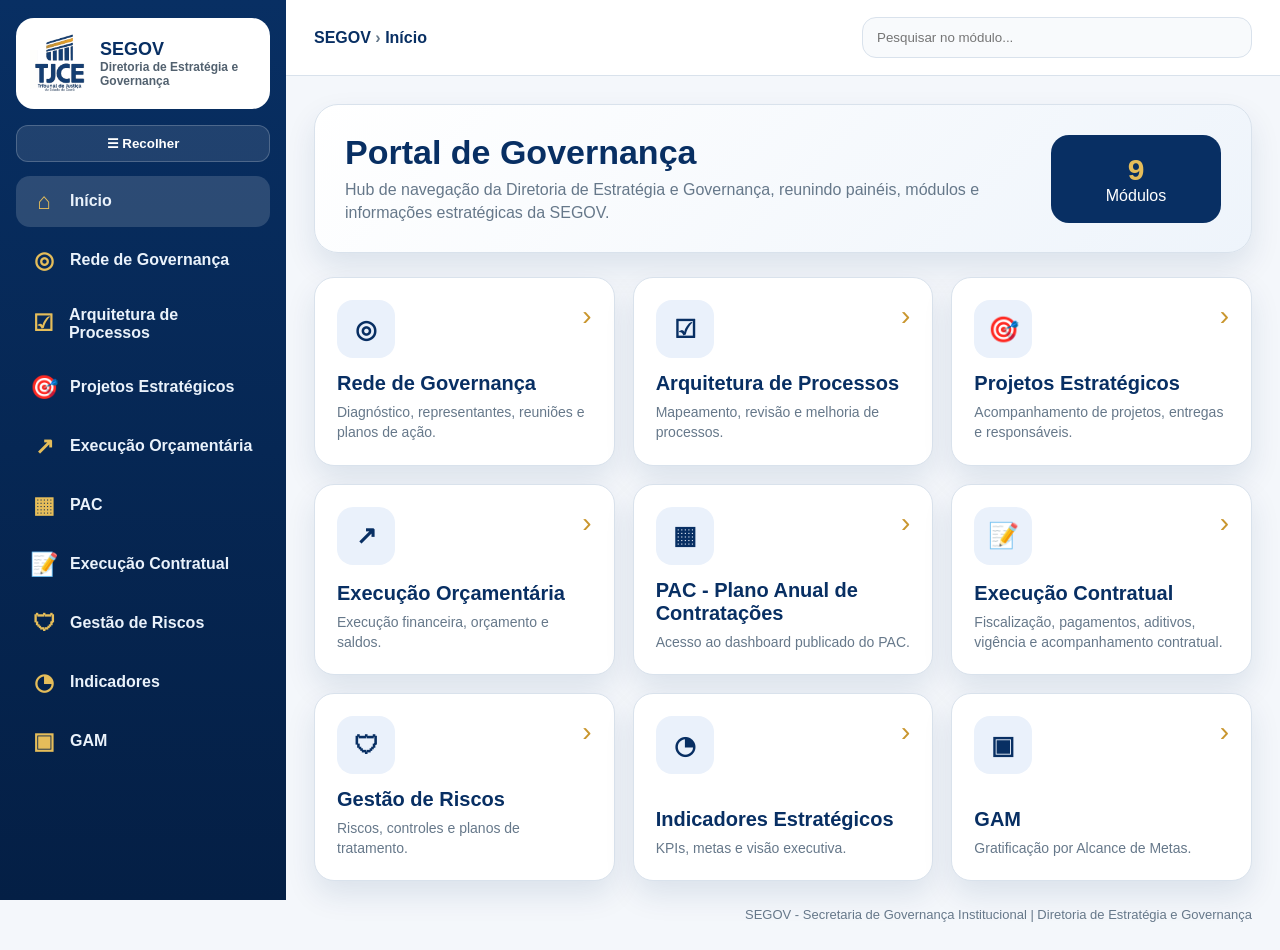
<file: index.html>
<!DOCTYPE html><html lang="pt-BR"><head><meta charset="UTF-8"><meta name="viewport" content="width=device-width, initial-scale=1.0"><title>SEGOV - Portal de Governança</title><link rel="stylesheet" href="estilo.css"></head><body><div class="app"><aside class="sidebar"><div class="sidebar-header"><img src="imagem/logo-tjce.png" alt="Logo TJCE"><div class="sidebar-title"><strong>SEGOV</strong><span>Diretoria de Estratégia e Governança</span></div></div><button class="toggle" onclick="toggleSidebar()">☰ Recolher</button><nav class="nav"><a href="index.html" class="active" ><span class="ico">⌂</span><span>Início</span></a><a href="rede.html" class="" ><span class="ico">◎</span><span>Rede de Governança</span></a><a href="processos.html" class="" ><span class="ico">☑</span><span>Arquitetura de Processos</span></a><a href="projetos.html" class="" ><span class="ico">🎯</span><span>Projetos Estratégicos</span></a><a href="orcamento.html" class="" ><span class="ico">↗</span><span>Execução Orçamentária</span></a><a href="https://luissena35-bit.github.io/acompanhamento_PAC_SEGOV/" class="" target="_blank" rel="noopener noreferrer"><span class="ico">▦</span><span>PAC</span></a><a href="contratos.html" class="" ><span class="ico">📝</span><span>Execução Contratual</span></a><a href="riscos.html" class="" ><span class="ico">🛡</span><span>Gestão de Riscos</span></a><a href="indicadores.html" class="" ><span class="ico">◔</span><span>Indicadores</span></a><a href="gam.html" class="" ><span class="ico">▣</span><span>GAM</span></a></nav></aside><main class="main"><header class="topbar"><div class="breadcrumb">SEGOV <span>›</span> Início</div><div class="search"><input id="globalSearch" oninput="filterCards()" placeholder="Pesquisar no módulo..."></div></header><section class="content"><section class="hero"><div><h1>Portal de Governança</h1><p>Hub de navegação da Diretoria de Estratégia e Governança, reunindo painéis, módulos e informações estratégicas da SEGOV.</p></div><div class="hero-badge"><strong>9</strong><span>Módulos</span></div></section><section class="cards"><a class="card" data-search="rede governança diagnóstico reuniões" href="rede.html" ><div class="card-top"><div class="iconbox">◎</div><div class="arrow">›</div></div><div><h3>Rede de Governança</h3><p>Diagnóstico, representantes, reuniões e planos de ação.</p></div></a><a class="card" data-search="arquitetura processos mapeamento fluxos" href="processos.html" ><div class="card-top"><div class="iconbox">☑</div><div class="arrow">›</div></div><div><h3>Arquitetura de Processos</h3><p>Mapeamento, revisão e melhoria de processos.</p></div></a><a class="card" data-search="projetos estratégicos entregas cronogramas" href="projetos.html" ><div class="card-top"><div class="iconbox">🎯</div><div class="arrow">›</div></div><div><h3>Projetos Estratégicos</h3><p>Acompanhamento de projetos, entregas e responsáveis.</p></div></a><a class="card" data-search="execução orçamentária orçamento financeiro" href="orcamento.html" ><div class="card-top"><div class="iconbox">↗</div><div class="arrow">›</div></div><div><h3>Execução Orçamentária</h3><p>Execução financeira, orçamento e saldos.</p></div></a><a class="card" data-search="pac plano anual contratações" href="https://luissena35-bit.github.io/acompanhamento_PAC_SEGOV/" target="_blank" rel="noopener noreferrer"><div class="card-top"><div class="iconbox">▦</div><div class="arrow">›</div></div><div><h3>PAC - Plano Anual de Contratações</h3><p>Acesso ao dashboard publicado do PAC.</p></div></a><a class="card" data-search="execução contratual fiscalização contratos aditivos pagamentos serval mvr portifólio módulo" href="contratos.html" ><div class="card-top"><div class="iconbox">📝</div><div class="arrow">›</div></div><div><h3>Execução Contratual</h3><p>Fiscalização, pagamentos, aditivos, vigência e acompanhamento contratual.</p></div></a><a class="card" data-search="riscos controles gestão matriz" href="riscos.html" ><div class="card-top"><div class="iconbox">🛡</div><div class="arrow">›</div></div><div><h3>Gestão de Riscos</h3><p>Riscos, controles e planos de tratamento.</p></div></a><a class="card" data-search="indicadores estratégicos kpi metas" href="indicadores.html" ><div class="card-top"><div class="iconbox">◔</div><div class="arrow">›</div></div><div><h3>Indicadores Estratégicos</h3><p>KPIs, metas e visão executiva.</p></div></a><a class="card" data-search="gam gratificação alcance metas" href="gam.html" ><div class="card-top"><div class="iconbox">▣</div><div class="arrow">›</div></div><div><h3>GAM</h3><p>Gratificação por Alcance de Metas.</p></div></a></section><div class="footer">SEGOV - Secretaria de Governança Institucional | Diretoria de Estratégia e Governança</div></section></main></div><script src="app.js"></script></body></html>
</file>
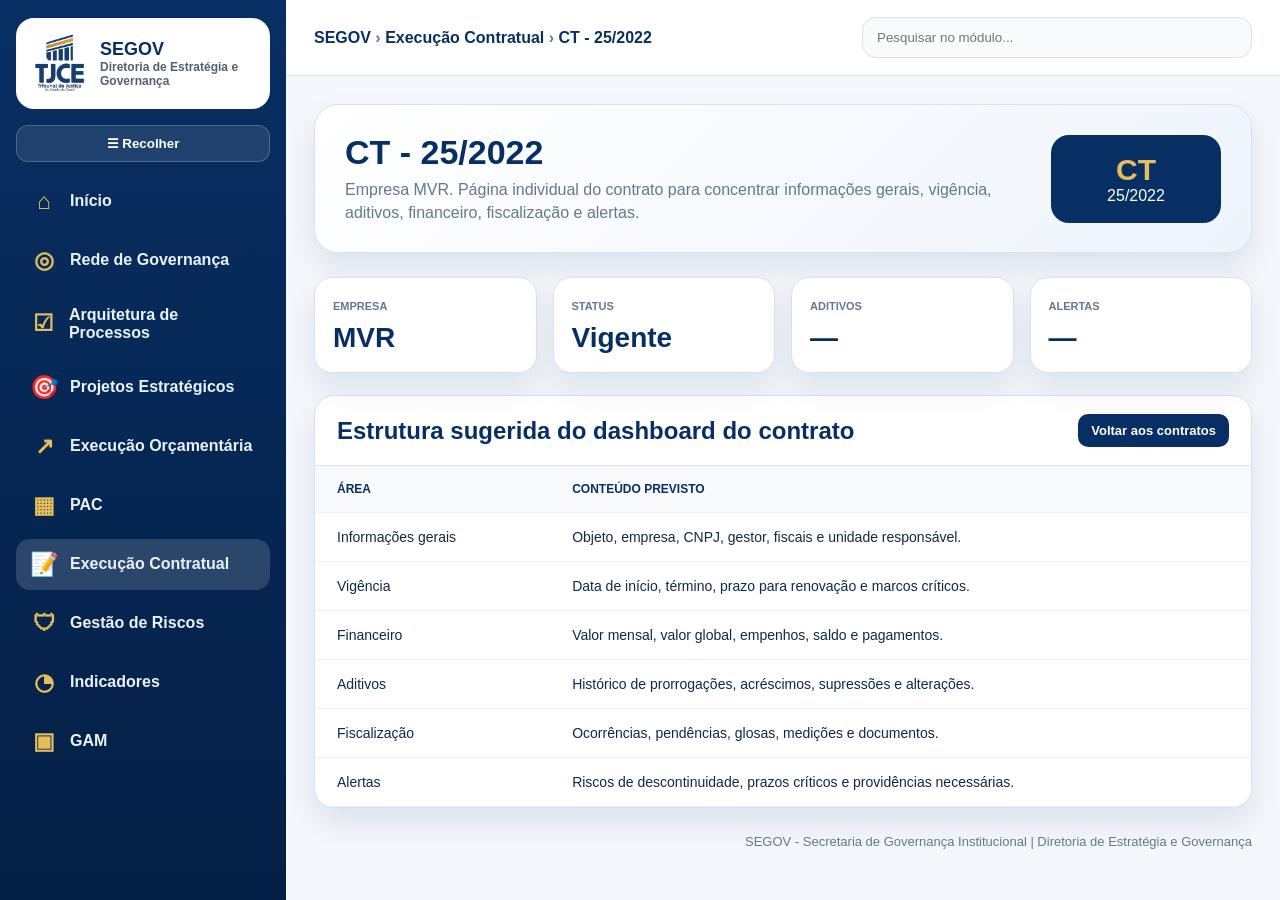
<file: contrato-mvr.html>
<!DOCTYPE html><html lang="pt-BR"><head><meta charset="UTF-8"><meta name="viewport" content="width=device-width, initial-scale=1.0"><title>SEGOV - CT - 25/2022</title><link rel="stylesheet" href="estilo.css"></head><body><div class="app"><aside class="sidebar"><div class="sidebar-header"><img src="imagem/logo-tjce.png" alt="Logo TJCE"><div class="sidebar-title"><strong>SEGOV</strong><span>Diretoria de Estratégia e Governança</span></div></div><button class="toggle" onclick="toggleSidebar()">☰ Recolher</button><nav class="nav"><a href="index.html" class="" ><span class="ico">⌂</span><span>Início</span></a><a href="rede.html" class="" ><span class="ico">◎</span><span>Rede de Governança</span></a><a href="processos.html" class="" ><span class="ico">☑</span><span>Arquitetura de Processos</span></a><a href="projetos.html" class="" ><span class="ico">🎯</span><span>Projetos Estratégicos</span></a><a href="orcamento.html" class="" ><span class="ico">↗</span><span>Execução Orçamentária</span></a><a href="https://luissena35-bit.github.io/acompanhamento_PAC_SEGOV/" class="" target="_blank" rel="noopener noreferrer"><span class="ico">▦</span><span>PAC</span></a><a href="contratos.html" class="active" ><span class="ico">📝</span><span>Execução Contratual</span></a><a href="riscos.html" class="" ><span class="ico">🛡</span><span>Gestão de Riscos</span></a><a href="indicadores.html" class="" ><span class="ico">◔</span><span>Indicadores</span></a><a href="gam.html" class="" ><span class="ico">▣</span><span>GAM</span></a></nav></aside><main class="main"><header class="topbar"><div class="breadcrumb">SEGOV <span>›</span> Execução Contratual <span>›</span> CT - 25/2022</div><div class="search"><input id="globalSearch" oninput="filterCards()" placeholder="Pesquisar no módulo..."></div></header><section class="content"><section class="hero"><div><h1>CT - 25/2022</h1><p>Empresa MVR. Página individual do contrato para concentrar informações gerais, vigência, aditivos, financeiro, fiscalização e alertas.</p></div><div class="hero-badge"><strong>CT</strong><span>25/2022</span></div></section><section class="kpis"><div class="kpi"><small>Empresa</small><strong>MVR</strong></div><div class="kpi"><small>Status</small><strong>Vigente</strong></div><div class="kpi"><small>Aditivos</small><strong>—</strong></div><div class="kpi"><small>Alertas</small><strong>—</strong></div></section><section class="table-card"><div class="table-head"><h2>Estrutura sugerida do dashboard do contrato</h2><a class="btn" href="contratos.html">Voltar aos contratos</a></div><table><thead><tr><th>Área</th><th>Conteúdo previsto</th></tr></thead><tbody><tr><td>Informações gerais</td><td>Objeto, empresa, CNPJ, gestor, fiscais e unidade responsável.</td></tr><tr><td>Vigência</td><td>Data de início, término, prazo para renovação e marcos críticos.</td></tr><tr><td>Financeiro</td><td>Valor mensal, valor global, empenhos, saldo e pagamentos.</td></tr><tr><td>Aditivos</td><td>Histórico de prorrogações, acréscimos, supressões e alterações.</td></tr><tr><td>Fiscalização</td><td>Ocorrências, pendências, glosas, medições e documentos.</td></tr><tr><td>Alertas</td><td>Riscos de descontinuidade, prazos críticos e providências necessárias.</td></tr></tbody></table></section><div class="footer">SEGOV - Secretaria de Governança Institucional | Diretoria de Estratégia e Governança</div></section></main></div><script src="app.js"></script></body></html>
</file>
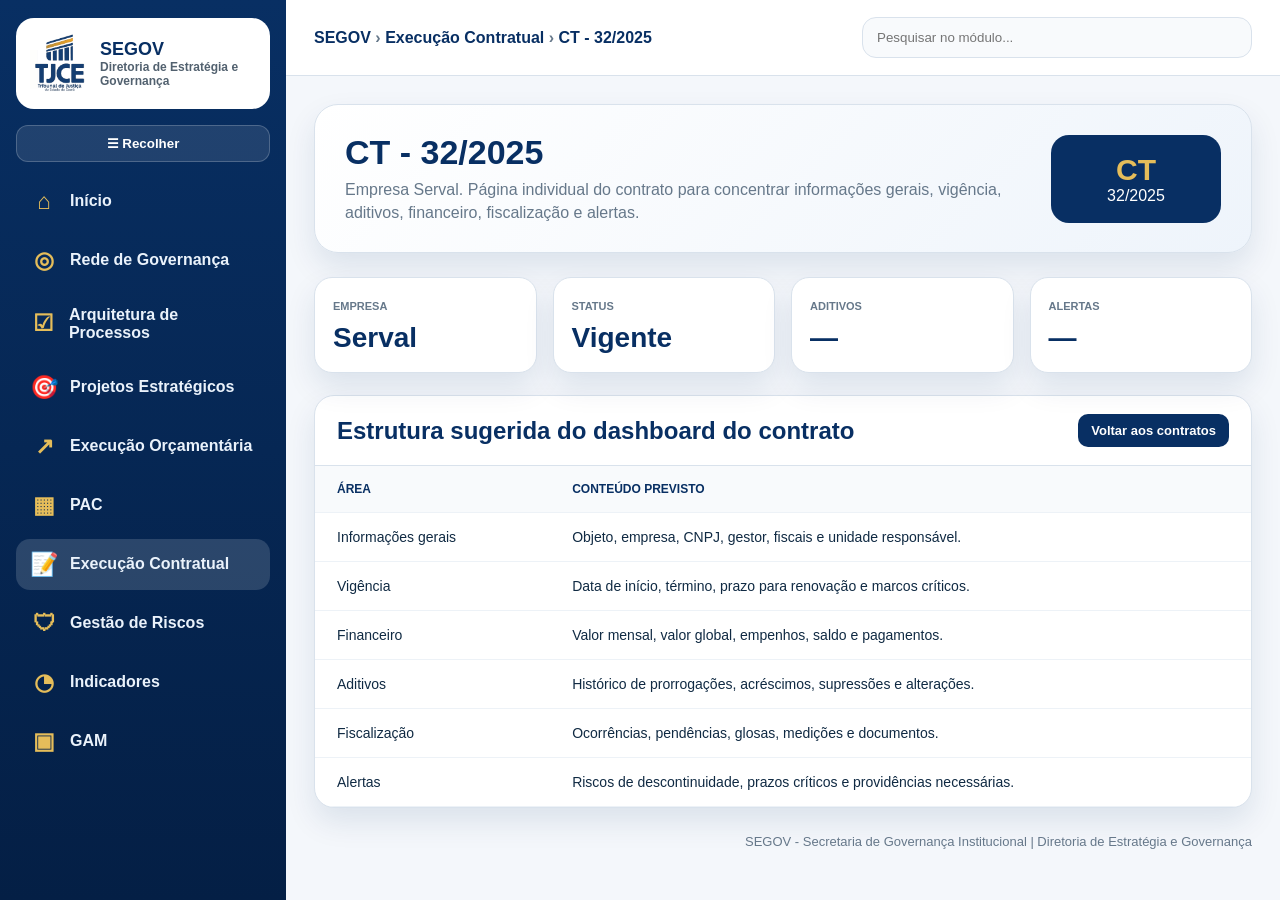
<file: contrato-serval.html>
<!DOCTYPE html><html lang="pt-BR"><head><meta charset="UTF-8"><meta name="viewport" content="width=device-width, initial-scale=1.0"><title>SEGOV - CT - 32/2025</title><link rel="stylesheet" href="estilo.css"></head><body><div class="app"><aside class="sidebar"><div class="sidebar-header"><img src="imagem/logo-tjce.png" alt="Logo TJCE"><div class="sidebar-title"><strong>SEGOV</strong><span>Diretoria de Estratégia e Governança</span></div></div><button class="toggle" onclick="toggleSidebar()">☰ Recolher</button><nav class="nav"><a href="index.html" class="" ><span class="ico">⌂</span><span>Início</span></a><a href="rede.html" class="" ><span class="ico">◎</span><span>Rede de Governança</span></a><a href="processos.html" class="" ><span class="ico">☑</span><span>Arquitetura de Processos</span></a><a href="projetos.html" class="" ><span class="ico">🎯</span><span>Projetos Estratégicos</span></a><a href="orcamento.html" class="" ><span class="ico">↗</span><span>Execução Orçamentária</span></a><a href="https://luissena35-bit.github.io/acompanhamento_PAC_SEGOV/" class="" target="_blank" rel="noopener noreferrer"><span class="ico">▦</span><span>PAC</span></a><a href="contratos.html" class="active" ><span class="ico">📝</span><span>Execução Contratual</span></a><a href="riscos.html" class="" ><span class="ico">🛡</span><span>Gestão de Riscos</span></a><a href="indicadores.html" class="" ><span class="ico">◔</span><span>Indicadores</span></a><a href="gam.html" class="" ><span class="ico">▣</span><span>GAM</span></a></nav></aside><main class="main"><header class="topbar"><div class="breadcrumb">SEGOV <span>›</span> Execução Contratual <span>›</span> CT - 32/2025</div><div class="search"><input id="globalSearch" oninput="filterCards()" placeholder="Pesquisar no módulo..."></div></header><section class="content"><section class="hero"><div><h1>CT - 32/2025</h1><p>Empresa Serval. Página individual do contrato para concentrar informações gerais, vigência, aditivos, financeiro, fiscalização e alertas.</p></div><div class="hero-badge"><strong>CT</strong><span>32/2025</span></div></section><section class="kpis"><div class="kpi"><small>Empresa</small><strong>Serval</strong></div><div class="kpi"><small>Status</small><strong>Vigente</strong></div><div class="kpi"><small>Aditivos</small><strong>—</strong></div><div class="kpi"><small>Alertas</small><strong>—</strong></div></section><section class="table-card"><div class="table-head"><h2>Estrutura sugerida do dashboard do contrato</h2><a class="btn" href="contratos.html">Voltar aos contratos</a></div><table><thead><tr><th>Área</th><th>Conteúdo previsto</th></tr></thead><tbody><tr><td>Informações gerais</td><td>Objeto, empresa, CNPJ, gestor, fiscais e unidade responsável.</td></tr><tr><td>Vigência</td><td>Data de início, término, prazo para renovação e marcos críticos.</td></tr><tr><td>Financeiro</td><td>Valor mensal, valor global, empenhos, saldo e pagamentos.</td></tr><tr><td>Aditivos</td><td>Histórico de prorrogações, acréscimos, supressões e alterações.</td></tr><tr><td>Fiscalização</td><td>Ocorrências, pendências, glosas, medições e documentos.</td></tr><tr><td>Alertas</td><td>Riscos de descontinuidade, prazos críticos e providências necessárias.</td></tr></tbody></table></section><div class="footer">SEGOV - Secretaria de Governança Institucional | Diretoria de Estratégia e Governança</div></section></main></div><script src="app.js"></script></body></html>
</file>
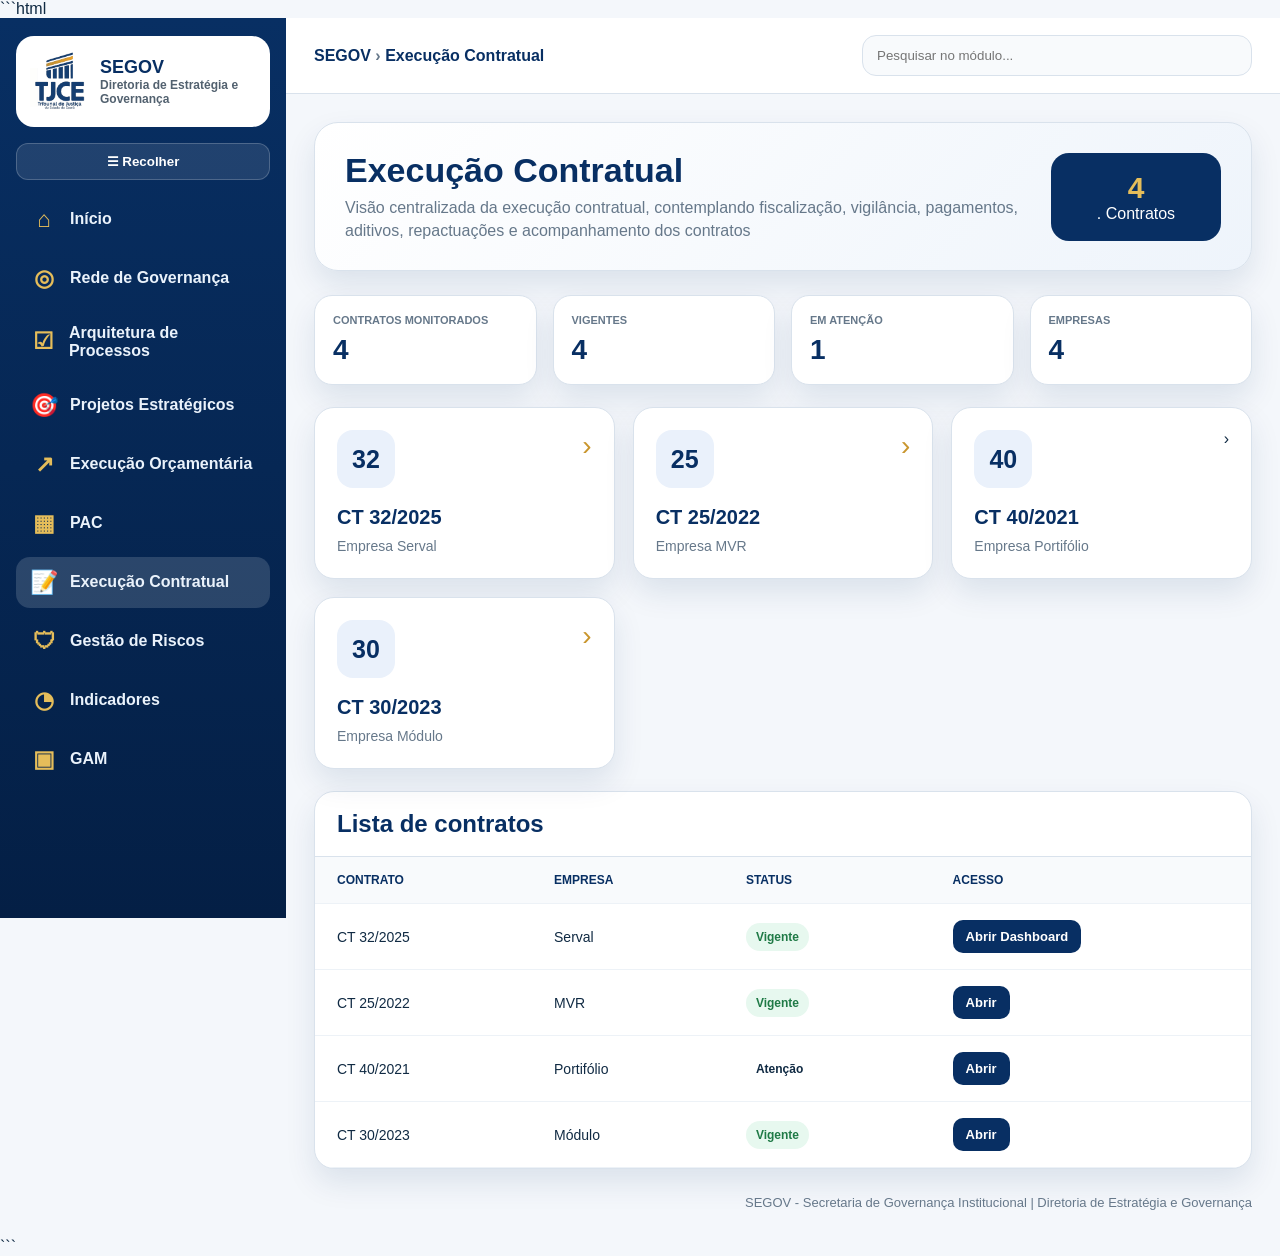
<file: contratos.html>
```html <!DOCTYPE html> <html lang="pt-BR"> <head> <meta charset="UTF-8"> <meta name="viewport" content="width=device-width, initial-scale=1.0"> <title>SEGOV - Execução Contratual</title> <link rel="stylesheet" href="estilo.css"> </head> <body> <div class="app"> <aside class="sidebar"> <div class="sidebar-header"> <img src="imagem/logo-tjce.png" alt="Logo TJCE"> <div class="sidebar-title"> <strong>SEGOV</strong> <span>Diretoria de Estratégia e Governança</span> </div> </div> <button class="toggle" onclick="toggleSidebar()">☰ Recolher</button> <nav class="nav"> <a href="index.html"><span class="ico">⌂</span><span>Início</span></a> <a href="rede.html"><span class="ico">◎</span><span>Rede de Governança</span></a> <a href="processos.html"><span class="ico">☑</span><span>Arquitetura de Processos</span></a> <a href="projetos.html"><span class="ico">🎯</span><span>Projetos Estratégicos</span></a> <a href="orcamento.html"><span class="ico">↗</span><span>Execução Orçamentária</span></a> <a href="https://luissena35-bit.github.io/acompanhamento_PAC_SEGOV/" target="_blank" rel="noopener noreferrer"> <span class="ico">▦</span> <span>PAC</span> </a> <a href="contratos.html" class="active"> <span class="ico">📝</span> <span>Execução Contratual</span> </a> <a href="riscos.html"><span class="ico">🛡</span><span>Gestão de Riscos</span></a> <a href="indicadores.html"><span class="ico">◔</span><span>Indicadores</span></a> <a href="gam.html"><span class="ico">▣</span><span>GAM</span></a> </nav> </aside> <main class="main"> <header class="topbar"> <div class="breadcrumb"> SEGOV <span>›</span> Execução Contratual </div> <div class="search"> <input id="globalSearch" oninput="filterCards()" placeholder="Pesquisar no módulo..."> </div> </header> <section class="content"> <section class="hero"> <div> <h1>Execução Contratual</h1> <p> Visão centralizada da execução contratual, contemplando fiscalização, vigilância, pagamentos, aditivos, repactuações e acompanhamento dos contratos </p> </div> <div class="hero-badge"> <strong>4</strong>. <span>Contratos</span> </div> </section> <section class="kpis"> <div class="kpi"> <small>Contratos monitorados</small><strong>4</strong></div><div class="kpi"> <small>Vigentes</small><strong>4</strong></div><div class="kpi"> <small>Em atenção</small><strong>1</strong></div><div class="kpi"> <small>Empresas</small><strong>4</strong></div></section><section class="cards"> <!-- SERVIAL --> <a class="card" data-search="ct 32/2025 serval contrato execução" href="https://luissena35-bit.github.io/dashboard-ct32-2025-SERVAL/" target="_blank" rel="noopener noreferrer"> <div class="card-top"> <div class="iconbox">32</div><div class="arrow">›</div></div><div><h3>CT 32/2025</h3> <p>Empresa Serval</p> </div> </a> <!-- MVR --> <a class="card" data-search="ct 25/2022 mvr contrato execução" href="contrato-mvr.html"> <div class="card-top"> <div class="iconbox">25</div> <div class="arrow">›</div> </div> <div> <h3>CT 25/2022</h3> <p>Empresa MVR</p> </div> </a> <!-- PORTIFÓLIO --> <a class="card" data-search="ct 40/2021 portifólio contrato execução" href="contrato-portifólio.html"> <div class="card-top"> <div class="iconbox">40</div> <div class="seta">›</div> </div> <div> <h3>CT 40/2021</h3> <p>Empresa Portifólio</p> </div> </a> <!-- MÓDULO --> <a class="card" data-search="ct 30/2023 módulo contrato execução" href="contrato-módulo.html"> <div class="card-top"> <div class="iconbox">30</div> <div class="arrow">›</div> </div> <div> <h3>CT 30/2023</h3> <p>Empresa Módulo</p> </div> </a> </section> <section class="table-card"> <div class="table-head"> <h2>Lista de contratos</h2> </div> <table> <thead> <tr> <th>Contrato</th> <th>Empresa</th> <th>Status</th> <th>Acesso</th> </tr> </thead> <tbody> <tr> <td>CT 32/2025</td> <td>Serval</td> <td><span class="status ok">Vigente</span></td> <td> <a class="btn" href="https://luissena35-bit.github.io/dashboard-ct32-2025-SERVAL/" target="_blank" rel="noopener noreferrer"> Abrir Dashboard </a> </td> </tr> <tr> <td>CT 25/2022</td> <td>MVR</td> <td><span class="status ok">Vigente</span></td> <td><a class="btn" href="contrato-mvr.html">Abrir</a></td> </tr> <tr> <td>CT 40/2021</td> <td>Portifólio</td> <td><span class="status warning">Atenção</span></td> <td><a class="btn" href="contrato-portifólio.html">Abrir</a></td> </tr> <tr> <td>CT 30/2023</td> <td>Módulo</td> <td><span class="status ok">Vigente</span></td> <td><a class="btn" href="contrato-módulo.html">Abrir</a></td> </tr> </tbody> </table> </section> <div class="footer"> SEGOV - Secretaria de Governança Institucional | Diretoria de Estratégia e Governança </div> </section> </main> </div> <script src="app.js"></script> </body> </html> ```
</file>
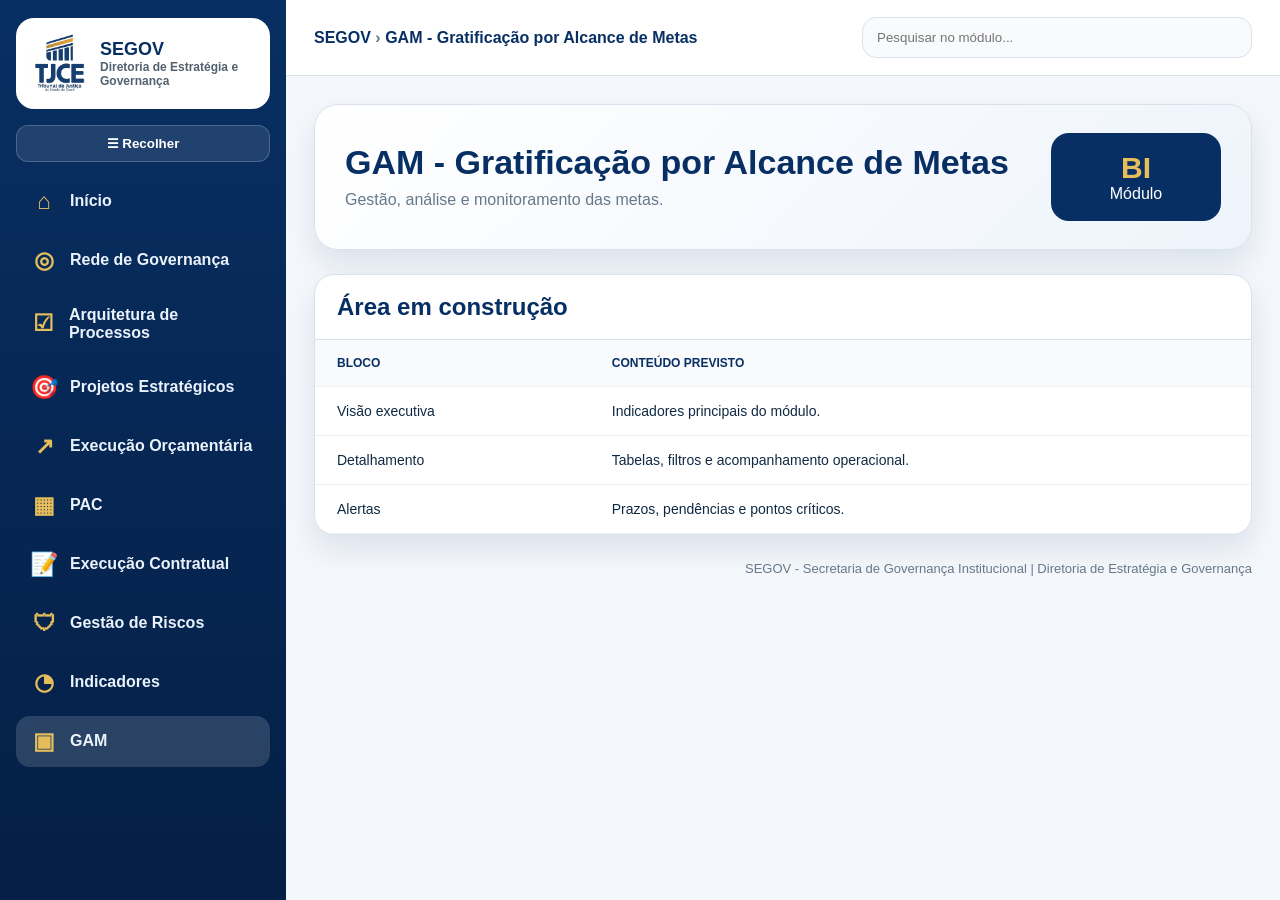
<file: gam.html>
<!DOCTYPE html><html lang="pt-BR"><head><meta charset="UTF-8"><meta name="viewport" content="width=device-width, initial-scale=1.0"><title>SEGOV - GAM - Gratificação por Alcance de Metas</title><link rel="stylesheet" href="estilo.css"></head><body><div class="app"><aside class="sidebar"><div class="sidebar-header"><img src="imagem/logo-tjce.png" alt="Logo TJCE"><div class="sidebar-title"><strong>SEGOV</strong><span>Diretoria de Estratégia e Governança</span></div></div><button class="toggle" onclick="toggleSidebar()">☰ Recolher</button><nav class="nav"><a href="index.html" class="" ><span class="ico">⌂</span><span>Início</span></a><a href="rede.html" class="" ><span class="ico">◎</span><span>Rede de Governança</span></a><a href="processos.html" class="" ><span class="ico">☑</span><span>Arquitetura de Processos</span></a><a href="projetos.html" class="" ><span class="ico">🎯</span><span>Projetos Estratégicos</span></a><a href="orcamento.html" class="" ><span class="ico">↗</span><span>Execução Orçamentária</span></a><a href="https://luissena35-bit.github.io/acompanhamento_PAC_SEGOV/" class="" target="_blank" rel="noopener noreferrer"><span class="ico">▦</span><span>PAC</span></a><a href="contratos.html" class="" ><span class="ico">📝</span><span>Execução Contratual</span></a><a href="riscos.html" class="" ><span class="ico">🛡</span><span>Gestão de Riscos</span></a><a href="indicadores.html" class="" ><span class="ico">◔</span><span>Indicadores</span></a><a href="gam.html" class="active" ><span class="ico">▣</span><span>GAM</span></a></nav></aside><main class="main"><header class="topbar"><div class="breadcrumb">SEGOV <span>›</span> GAM - Gratificação por Alcance de Metas</div><div class="search"><input id="globalSearch" oninput="filterCards()" placeholder="Pesquisar no módulo..."></div></header><section class="content"><section class="hero"><div><h1>GAM - Gratificação por Alcance de Metas</h1><p>Gestão, análise e monitoramento das metas.</p></div><div class="hero-badge"><strong>BI</strong><span>Módulo</span></div></section><section class="table-card"><div class="table-head"><h2>Área em construção</h2></div><table><thead><tr><th>Bloco</th><th>Conteúdo previsto</th></tr></thead><tbody><tr><td>Visão executiva</td><td>Indicadores principais do módulo.</td></tr><tr><td>Detalhamento</td><td>Tabelas, filtros e acompanhamento operacional.</td></tr><tr><td>Alertas</td><td>Prazos, pendências e pontos críticos.</td></tr></tbody></table></section><div class="footer">SEGOV - Secretaria de Governança Institucional | Diretoria de Estratégia e Governança</div></section></main></div><script src="app.js"></script></body></html>
</file>
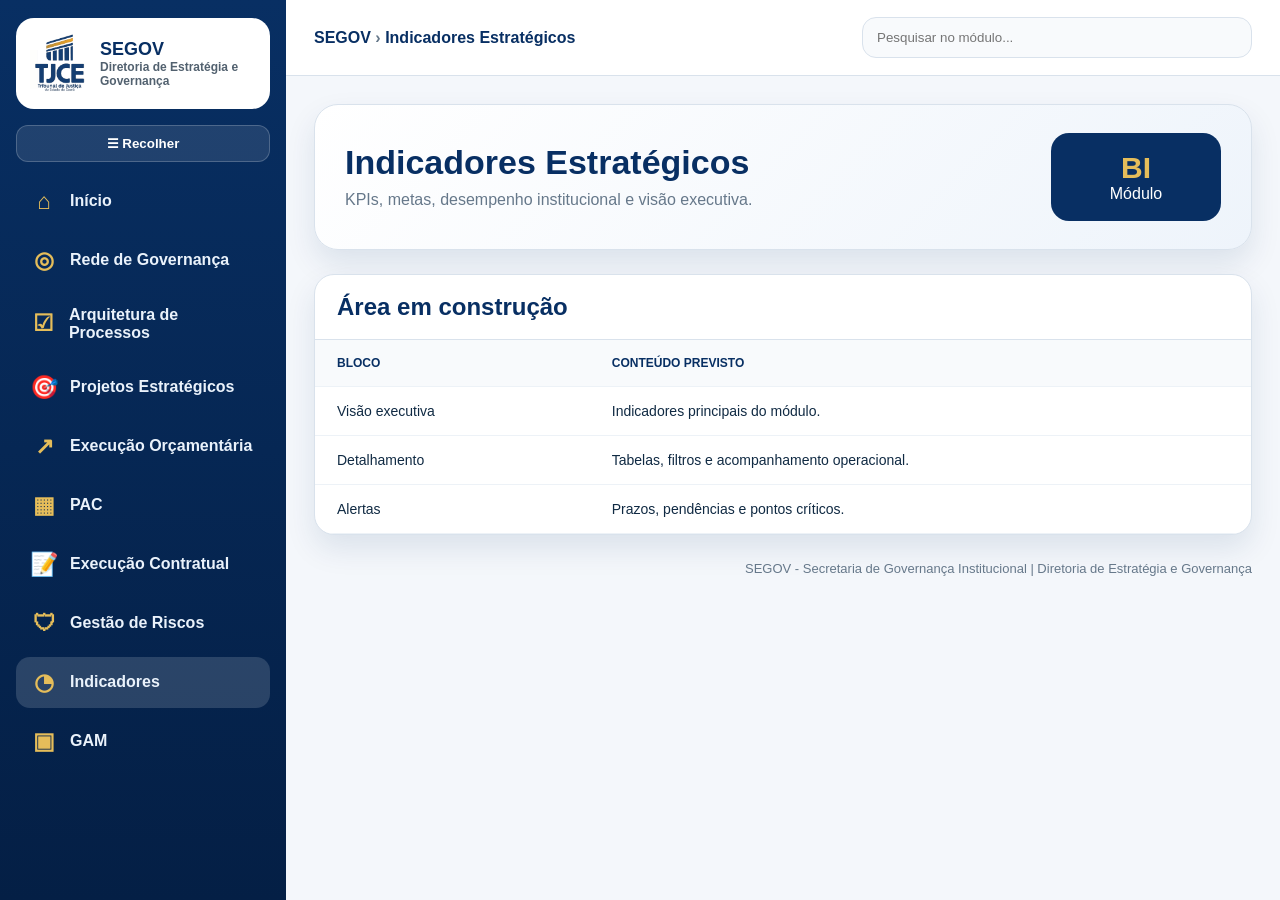
<file: indicadores.html>
<!DOCTYPE html><html lang="pt-BR"><head><meta charset="UTF-8"><meta name="viewport" content="width=device-width, initial-scale=1.0"><title>SEGOV - Indicadores Estratégicos</title><link rel="stylesheet" href="estilo.css"></head><body><div class="app"><aside class="sidebar"><div class="sidebar-header"><img src="imagem/logo-tjce.png" alt="Logo TJCE"><div class="sidebar-title"><strong>SEGOV</strong><span>Diretoria de Estratégia e Governança</span></div></div><button class="toggle" onclick="toggleSidebar()">☰ Recolher</button><nav class="nav"><a href="index.html" class="" ><span class="ico">⌂</span><span>Início</span></a><a href="rede.html" class="" ><span class="ico">◎</span><span>Rede de Governança</span></a><a href="processos.html" class="" ><span class="ico">☑</span><span>Arquitetura de Processos</span></a><a href="projetos.html" class="" ><span class="ico">🎯</span><span>Projetos Estratégicos</span></a><a href="orcamento.html" class="" ><span class="ico">↗</span><span>Execução Orçamentária</span></a><a href="https://luissena35-bit.github.io/acompanhamento_PAC_SEGOV/" class="" target="_blank" rel="noopener noreferrer"><span class="ico">▦</span><span>PAC</span></a><a href="contratos.html" class="" ><span class="ico">📝</span><span>Execução Contratual</span></a><a href="riscos.html" class="" ><span class="ico">🛡</span><span>Gestão de Riscos</span></a><a href="indicadores.html" class="active" ><span class="ico">◔</span><span>Indicadores</span></a><a href="gam.html" class="" ><span class="ico">▣</span><span>GAM</span></a></nav></aside><main class="main"><header class="topbar"><div class="breadcrumb">SEGOV <span>›</span> Indicadores Estratégicos</div><div class="search"><input id="globalSearch" oninput="filterCards()" placeholder="Pesquisar no módulo..."></div></header><section class="content"><section class="hero"><div><h1>Indicadores Estratégicos</h1><p>KPIs, metas, desempenho institucional e visão executiva.</p></div><div class="hero-badge"><strong>BI</strong><span>Módulo</span></div></section><section class="table-card"><div class="table-head"><h2>Área em construção</h2></div><table><thead><tr><th>Bloco</th><th>Conteúdo previsto</th></tr></thead><tbody><tr><td>Visão executiva</td><td>Indicadores principais do módulo.</td></tr><tr><td>Detalhamento</td><td>Tabelas, filtros e acompanhamento operacional.</td></tr><tr><td>Alertas</td><td>Prazos, pendências e pontos críticos.</td></tr></tbody></table></section><div class="footer">SEGOV - Secretaria de Governança Institucional | Diretoria de Estratégia e Governança</div></section></main></div><script src="app.js"></script></body></html>
</file>
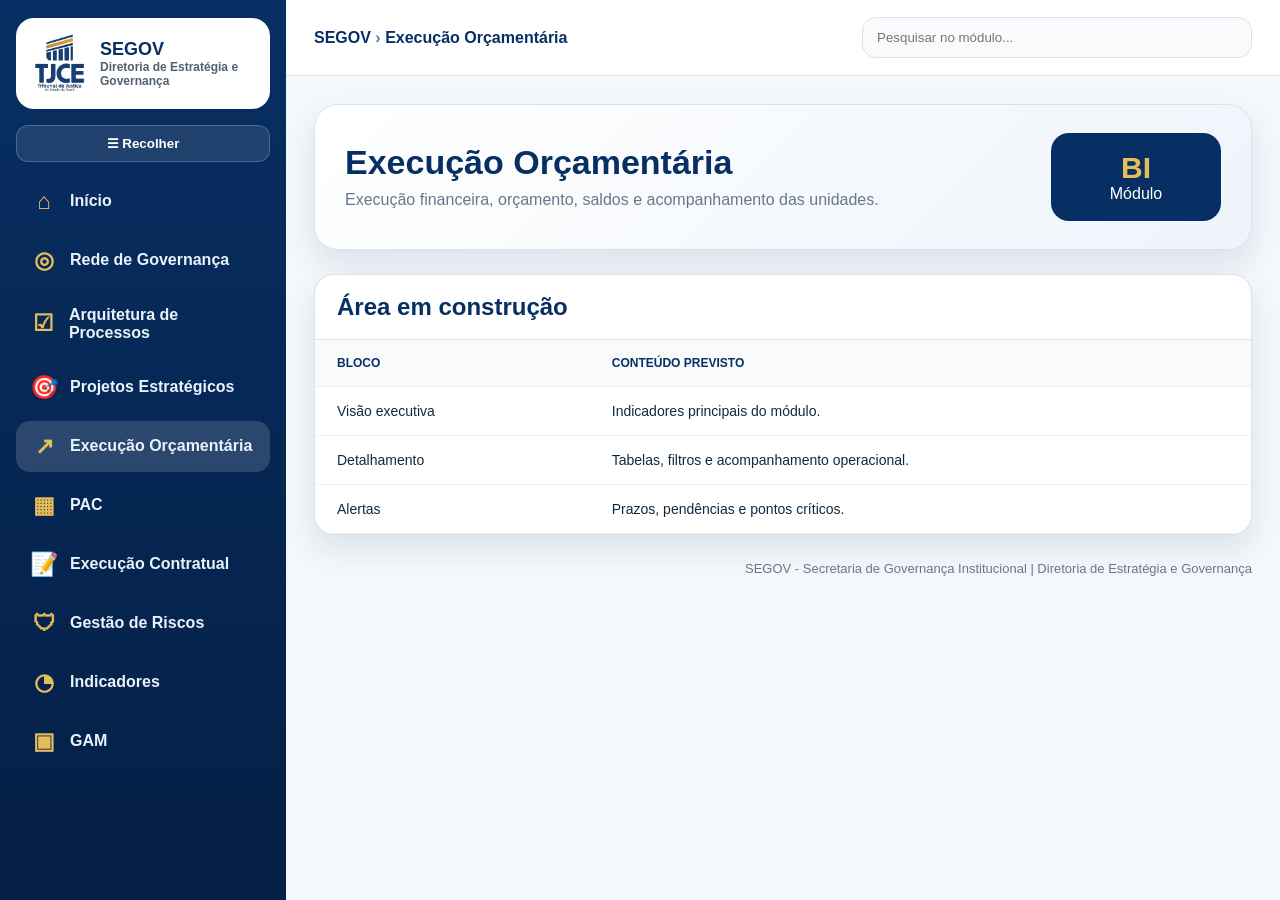
<file: orcamento.html>
<!DOCTYPE html><html lang="pt-BR"><head><meta charset="UTF-8"><meta name="viewport" content="width=device-width, initial-scale=1.0"><title>SEGOV - Execução Orçamentária</title><link rel="stylesheet" href="estilo.css"></head><body><div class="app"><aside class="sidebar"><div class="sidebar-header"><img src="imagem/logo-tjce.png" alt="Logo TJCE"><div class="sidebar-title"><strong>SEGOV</strong><span>Diretoria de Estratégia e Governança</span></div></div><button class="toggle" onclick="toggleSidebar()">☰ Recolher</button><nav class="nav"><a href="index.html" class="" ><span class="ico">⌂</span><span>Início</span></a><a href="rede.html" class="" ><span class="ico">◎</span><span>Rede de Governança</span></a><a href="processos.html" class="" ><span class="ico">☑</span><span>Arquitetura de Processos</span></a><a href="projetos.html" class="" ><span class="ico">🎯</span><span>Projetos Estratégicos</span></a><a href="orcamento.html" class="active" ><span class="ico">↗</span><span>Execução Orçamentária</span></a><a href="https://luissena35-bit.github.io/acompanhamento_PAC_SEGOV/" class="" target="_blank" rel="noopener noreferrer"><span class="ico">▦</span><span>PAC</span></a><a href="contratos.html" class="" ><span class="ico">📝</span><span>Execução Contratual</span></a><a href="riscos.html" class="" ><span class="ico">🛡</span><span>Gestão de Riscos</span></a><a href="indicadores.html" class="" ><span class="ico">◔</span><span>Indicadores</span></a><a href="gam.html" class="" ><span class="ico">▣</span><span>GAM</span></a></nav></aside><main class="main"><header class="topbar"><div class="breadcrumb">SEGOV <span>›</span> Execução Orçamentária</div><div class="search"><input id="globalSearch" oninput="filterCards()" placeholder="Pesquisar no módulo..."></div></header><section class="content"><section class="hero"><div><h1>Execução Orçamentária</h1><p>Execução financeira, orçamento, saldos e acompanhamento das unidades.</p></div><div class="hero-badge"><strong>BI</strong><span>Módulo</span></div></section><section class="table-card"><div class="table-head"><h2>Área em construção</h2></div><table><thead><tr><th>Bloco</th><th>Conteúdo previsto</th></tr></thead><tbody><tr><td>Visão executiva</td><td>Indicadores principais do módulo.</td></tr><tr><td>Detalhamento</td><td>Tabelas, filtros e acompanhamento operacional.</td></tr><tr><td>Alertas</td><td>Prazos, pendências e pontos críticos.</td></tr></tbody></table></section><div class="footer">SEGOV - Secretaria de Governança Institucional | Diretoria de Estratégia e Governança</div></section></main></div><script src="app.js"></script></body></html>
</file>
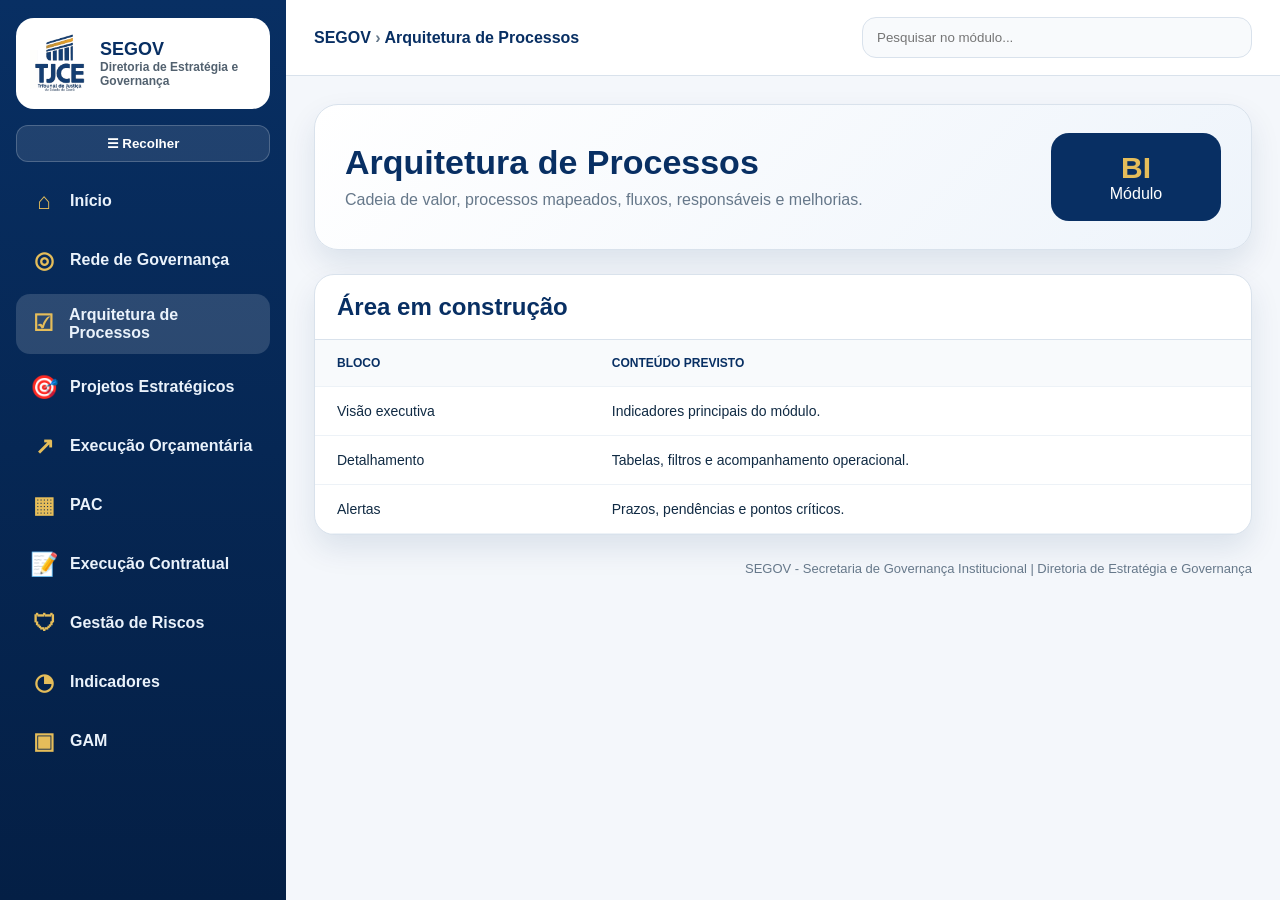
<file: processos.html>
<!DOCTYPE html><html lang="pt-BR"><head><meta charset="UTF-8"><meta name="viewport" content="width=device-width, initial-scale=1.0"><title>SEGOV - Arquitetura de Processos</title><link rel="stylesheet" href="estilo.css"></head><body><div class="app"><aside class="sidebar"><div class="sidebar-header"><img src="imagem/logo-tjce.png" alt="Logo TJCE"><div class="sidebar-title"><strong>SEGOV</strong><span>Diretoria de Estratégia e Governança</span></div></div><button class="toggle" onclick="toggleSidebar()">☰ Recolher</button><nav class="nav"><a href="index.html" class="" ><span class="ico">⌂</span><span>Início</span></a><a href="rede.html" class="" ><span class="ico">◎</span><span>Rede de Governança</span></a><a href="processos.html" class="active" ><span class="ico">☑</span><span>Arquitetura de Processos</span></a><a href="projetos.html" class="" ><span class="ico">🎯</span><span>Projetos Estratégicos</span></a><a href="orcamento.html" class="" ><span class="ico">↗</span><span>Execução Orçamentária</span></a><a href="https://luissena35-bit.github.io/acompanhamento_PAC_SEGOV/" class="" target="_blank" rel="noopener noreferrer"><span class="ico">▦</span><span>PAC</span></a><a href="contratos.html" class="" ><span class="ico">📝</span><span>Execução Contratual</span></a><a href="riscos.html" class="" ><span class="ico">🛡</span><span>Gestão de Riscos</span></a><a href="indicadores.html" class="" ><span class="ico">◔</span><span>Indicadores</span></a><a href="gam.html" class="" ><span class="ico">▣</span><span>GAM</span></a></nav></aside><main class="main"><header class="topbar"><div class="breadcrumb">SEGOV <span>›</span> Arquitetura de Processos</div><div class="search"><input id="globalSearch" oninput="filterCards()" placeholder="Pesquisar no módulo..."></div></header><section class="content"><section class="hero"><div><h1>Arquitetura de Processos</h1><p>Cadeia de valor, processos mapeados, fluxos, responsáveis e melhorias.</p></div><div class="hero-badge"><strong>BI</strong><span>Módulo</span></div></section><section class="table-card"><div class="table-head"><h2>Área em construção</h2></div><table><thead><tr><th>Bloco</th><th>Conteúdo previsto</th></tr></thead><tbody><tr><td>Visão executiva</td><td>Indicadores principais do módulo.</td></tr><tr><td>Detalhamento</td><td>Tabelas, filtros e acompanhamento operacional.</td></tr><tr><td>Alertas</td><td>Prazos, pendências e pontos críticos.</td></tr></tbody></table></section><div class="footer">SEGOV - Secretaria de Governança Institucional | Diretoria de Estratégia e Governança</div></section></main></div><script src="app.js"></script></body></html>
</file>
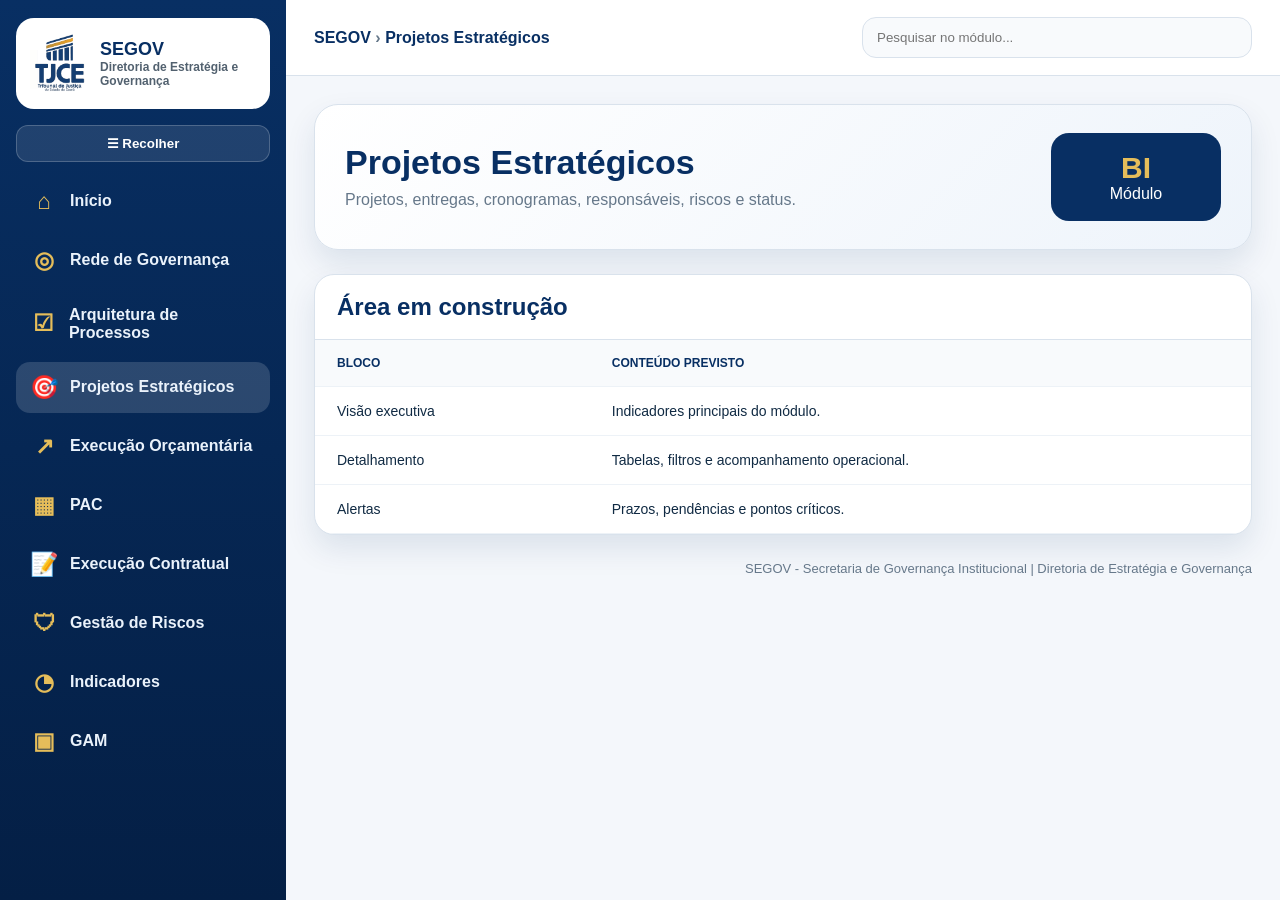
<file: projetos.html>
<!DOCTYPE html><html lang="pt-BR"><head><meta charset="UTF-8"><meta name="viewport" content="width=device-width, initial-scale=1.0"><title>SEGOV - Projetos Estratégicos</title><link rel="stylesheet" href="estilo.css"></head><body><div class="app"><aside class="sidebar"><div class="sidebar-header"><img src="imagem/logo-tjce.png" alt="Logo TJCE"><div class="sidebar-title"><strong>SEGOV</strong><span>Diretoria de Estratégia e Governança</span></div></div><button class="toggle" onclick="toggleSidebar()">☰ Recolher</button><nav class="nav"><a href="index.html" class="" ><span class="ico">⌂</span><span>Início</span></a><a href="rede.html" class="" ><span class="ico">◎</span><span>Rede de Governança</span></a><a href="processos.html" class="" ><span class="ico">☑</span><span>Arquitetura de Processos</span></a><a href="projetos.html" class="active" ><span class="ico">🎯</span><span>Projetos Estratégicos</span></a><a href="orcamento.html" class="" ><span class="ico">↗</span><span>Execução Orçamentária</span></a><a href="https://luissena35-bit.github.io/acompanhamento_PAC_SEGOV/" class="" target="_blank" rel="noopener noreferrer"><span class="ico">▦</span><span>PAC</span></a><a href="contratos.html" class="" ><span class="ico">📝</span><span>Execução Contratual</span></a><a href="riscos.html" class="" ><span class="ico">🛡</span><span>Gestão de Riscos</span></a><a href="indicadores.html" class="" ><span class="ico">◔</span><span>Indicadores</span></a><a href="gam.html" class="" ><span class="ico">▣</span><span>GAM</span></a></nav></aside><main class="main"><header class="topbar"><div class="breadcrumb">SEGOV <span>›</span> Projetos Estratégicos</div><div class="search"><input id="globalSearch" oninput="filterCards()" placeholder="Pesquisar no módulo..."></div></header><section class="content"><section class="hero"><div><h1>Projetos Estratégicos</h1><p>Projetos, entregas, cronogramas, responsáveis, riscos e status.</p></div><div class="hero-badge"><strong>BI</strong><span>Módulo</span></div></section><section class="table-card"><div class="table-head"><h2>Área em construção</h2></div><table><thead><tr><th>Bloco</th><th>Conteúdo previsto</th></tr></thead><tbody><tr><td>Visão executiva</td><td>Indicadores principais do módulo.</td></tr><tr><td>Detalhamento</td><td>Tabelas, filtros e acompanhamento operacional.</td></tr><tr><td>Alertas</td><td>Prazos, pendências e pontos críticos.</td></tr></tbody></table></section><div class="footer">SEGOV - Secretaria de Governança Institucional | Diretoria de Estratégia e Governança</div></section></main></div><script src="app.js"></script></body></html>
</file>
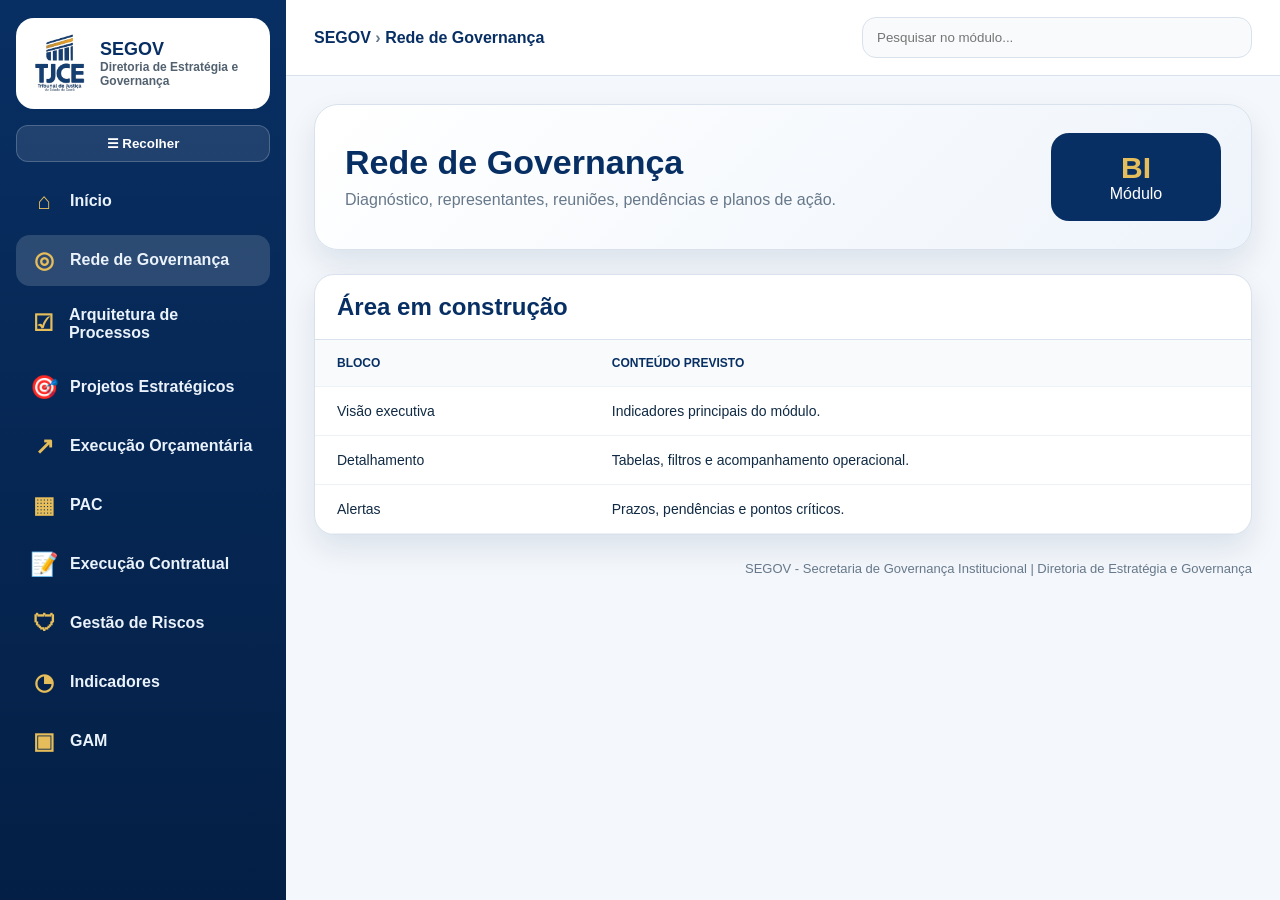
<file: rede.html>
<!DOCTYPE html><html lang="pt-BR"><head><meta charset="UTF-8"><meta name="viewport" content="width=device-width, initial-scale=1.0"><title>SEGOV - Rede de Governança</title><link rel="stylesheet" href="estilo.css"></head><body><div class="app"><aside class="sidebar"><div class="sidebar-header"><img src="imagem/logo-tjce.png" alt="Logo TJCE"><div class="sidebar-title"><strong>SEGOV</strong><span>Diretoria de Estratégia e Governança</span></div></div><button class="toggle" onclick="toggleSidebar()">☰ Recolher</button><nav class="nav"><a href="index.html" class="" ><span class="ico">⌂</span><span>Início</span></a><a href="rede.html" class="active" ><span class="ico">◎</span><span>Rede de Governança</span></a><a href="processos.html" class="" ><span class="ico">☑</span><span>Arquitetura de Processos</span></a><a href="projetos.html" class="" ><span class="ico">🎯</span><span>Projetos Estratégicos</span></a><a href="orcamento.html" class="" ><span class="ico">↗</span><span>Execução Orçamentária</span></a><a href="https://luissena35-bit.github.io/acompanhamento_PAC_SEGOV/" class="" target="_blank" rel="noopener noreferrer"><span class="ico">▦</span><span>PAC</span></a><a href="contratos.html" class="" ><span class="ico">📝</span><span>Execução Contratual</span></a><a href="riscos.html" class="" ><span class="ico">🛡</span><span>Gestão de Riscos</span></a><a href="indicadores.html" class="" ><span class="ico">◔</span><span>Indicadores</span></a><a href="gam.html" class="" ><span class="ico">▣</span><span>GAM</span></a></nav></aside><main class="main"><header class="topbar"><div class="breadcrumb">SEGOV <span>›</span> Rede de Governança</div><div class="search"><input id="globalSearch" oninput="filterCards()" placeholder="Pesquisar no módulo..."></div></header><section class="content"><section class="hero"><div><h1>Rede de Governança</h1><p>Diagnóstico, representantes, reuniões, pendências e planos de ação.</p></div><div class="hero-badge"><strong>BI</strong><span>Módulo</span></div></section><section class="table-card"><div class="table-head"><h2>Área em construção</h2></div><table><thead><tr><th>Bloco</th><th>Conteúdo previsto</th></tr></thead><tbody><tr><td>Visão executiva</td><td>Indicadores principais do módulo.</td></tr><tr><td>Detalhamento</td><td>Tabelas, filtros e acompanhamento operacional.</td></tr><tr><td>Alertas</td><td>Prazos, pendências e pontos críticos.</td></tr></tbody></table></section><div class="footer">SEGOV - Secretaria de Governança Institucional | Diretoria de Estratégia e Governança</div></section></main></div><script src="app.js"></script></body></html>
</file>
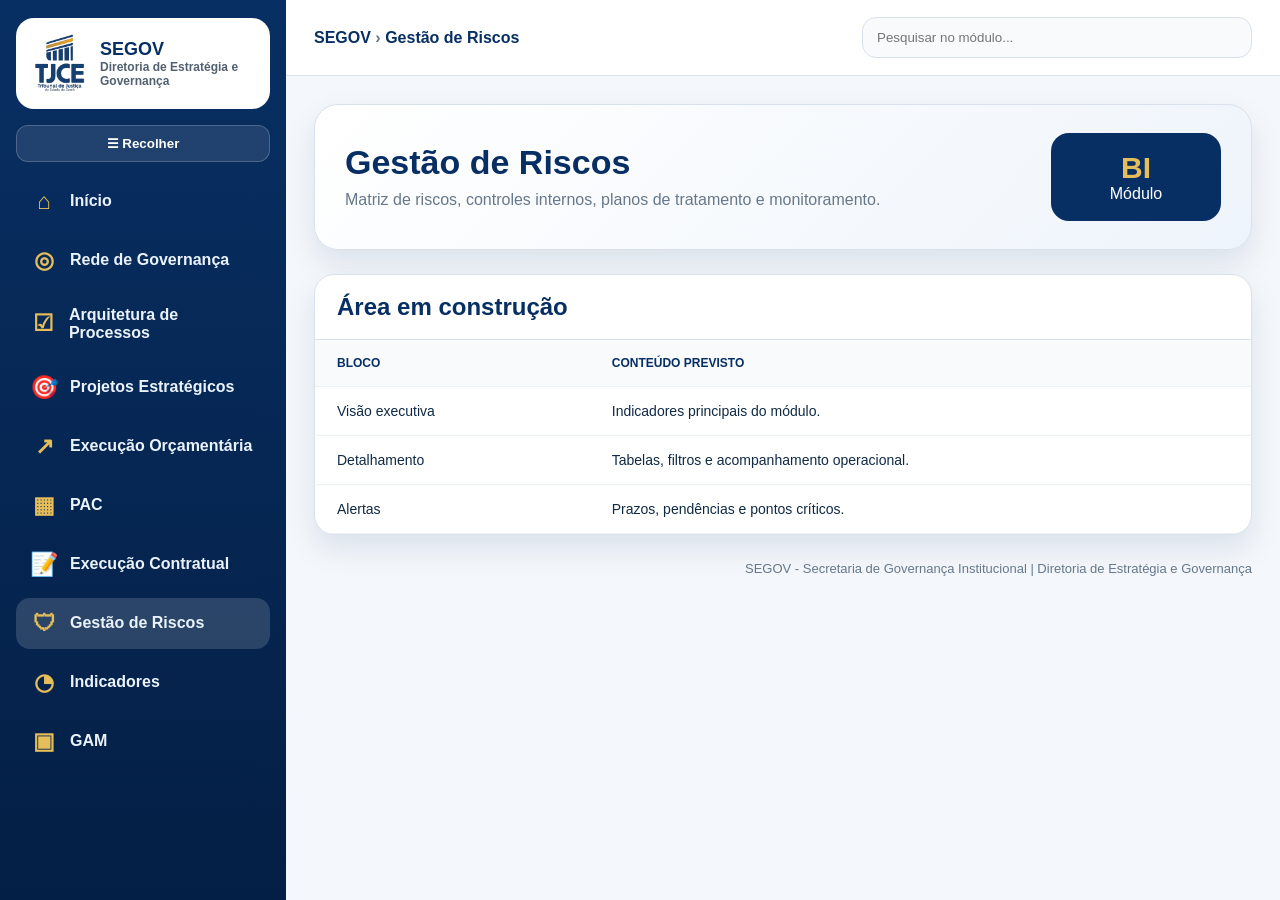
<file: riscos.html>
<!DOCTYPE html><html lang="pt-BR"><head><meta charset="UTF-8"><meta name="viewport" content="width=device-width, initial-scale=1.0"><title>SEGOV - Gestão de Riscos</title><link rel="stylesheet" href="estilo.css"></head><body><div class="app"><aside class="sidebar"><div class="sidebar-header"><img src="imagem/logo-tjce.png" alt="Logo TJCE"><div class="sidebar-title"><strong>SEGOV</strong><span>Diretoria de Estratégia e Governança</span></div></div><button class="toggle" onclick="toggleSidebar()">☰ Recolher</button><nav class="nav"><a href="index.html" class="" ><span class="ico">⌂</span><span>Início</span></a><a href="rede.html" class="" ><span class="ico">◎</span><span>Rede de Governança</span></a><a href="processos.html" class="" ><span class="ico">☑</span><span>Arquitetura de Processos</span></a><a href="projetos.html" class="" ><span class="ico">🎯</span><span>Projetos Estratégicos</span></a><a href="orcamento.html" class="" ><span class="ico">↗</span><span>Execução Orçamentária</span></a><a href="https://luissena35-bit.github.io/acompanhamento_PAC_SEGOV/" class="" target="_blank" rel="noopener noreferrer"><span class="ico">▦</span><span>PAC</span></a><a href="contratos.html" class="" ><span class="ico">📝</span><span>Execução Contratual</span></a><a href="riscos.html" class="active" ><span class="ico">🛡</span><span>Gestão de Riscos</span></a><a href="indicadores.html" class="" ><span class="ico">◔</span><span>Indicadores</span></a><a href="gam.html" class="" ><span class="ico">▣</span><span>GAM</span></a></nav></aside><main class="main"><header class="topbar"><div class="breadcrumb">SEGOV <span>›</span> Gestão de Riscos</div><div class="search"><input id="globalSearch" oninput="filterCards()" placeholder="Pesquisar no módulo..."></div></header><section class="content"><section class="hero"><div><h1>Gestão de Riscos</h1><p>Matriz de riscos, controles internos, planos de tratamento e monitoramento.</p></div><div class="hero-badge"><strong>BI</strong><span>Módulo</span></div></section><section class="table-card"><div class="table-head"><h2>Área em construção</h2></div><table><thead><tr><th>Bloco</th><th>Conteúdo previsto</th></tr></thead><tbody><tr><td>Visão executiva</td><td>Indicadores principais do módulo.</td></tr><tr><td>Detalhamento</td><td>Tabelas, filtros e acompanhamento operacional.</td></tr><tr><td>Alertas</td><td>Prazos, pendências e pontos críticos.</td></tr></tbody></table></section><div class="footer">SEGOV - Secretaria de Governança Institucional | Diretoria de Estratégia e Governança</div></section></main></div><script src="app.js"></script></body></html>
</file>
<file: estilo.css>
:root{--azul:#082f63;--azul2:#041f45;--gold:#c9962e;--bg:#f4f7fb;--card:#fff;--txt:#102a43;--muted:#66788a;--bd:#d9e2ec;--shadow:0 14px 30px rgba(8,47,99,.10)}
*{box-sizing:border-box;margin:0;padding:0;font-family:"Segoe UI",Arial,sans-serif}body{background:var(--bg);color:var(--txt)}.app{display:grid;grid-template-columns:286px 1fr;min-height:100vh}.sidebar{background:linear-gradient(180deg,var(--azul),var(--azul2));color:#fff;padding:18px 16px;position:sticky;top:0;height:100vh;overflow:auto}.sidebar.collapsed{width:86px}.sidebar-header{display:flex;gap:12px;align-items:center;background:#fff;border-radius:18px;padding:14px;margin-bottom:16px}.sidebar-header img{width:58px}.sidebar-title strong{display:block;color:var(--azul);font-size:18px}.sidebar-title span{display:block;color:#52616f;font-size:12px;font-weight:700}.toggle{width:100%;border:1px solid rgba(255,255,255,.2);background:rgba(255,255,255,.1);color:#fff;padding:10px;border-radius:12px;margin-bottom:14px;cursor:pointer;font-weight:800}.nav{display:grid;gap:8px}.nav a{display:flex;gap:12px;align-items:center;text-decoration:none;color:#eaf2fb;padding:12px 14px;border-radius:14px;font-weight:700}.nav a:hover,.nav a.active{background:rgba(255,255,255,.15)}.ico{font-size:23px;width:28px;text-align:center;color:#e5bd5a}.sidebar.collapsed .sidebar-title,.sidebar.collapsed .nav span{display:none}.topbar{height:76px;background:#fff;border-bottom:1px solid var(--bd);display:flex;align-items:center;justify-content:space-between;padding:0 28px;position:sticky;top:0;z-index:5}.breadcrumb{font-weight:800;color:var(--azul)}.breadcrumb span{color:var(--muted)}.search{width:390px;max-width:45vw}.search input{width:100%;padding:12px 14px;border:1px solid var(--bd);border-radius:14px;background:#f8fafc}.content{padding:28px}.hero{background:linear-gradient(135deg,#fff,#eef4fb);border:1px solid var(--bd);border-radius:24px;padding:28px 30px;box-shadow:var(--shadow);display:flex;justify-content:space-between;gap:18px;align-items:center;margin-bottom:24px}.hero h1{color:var(--azul);font-size:34px;margin-bottom:6px}.hero p{color:var(--muted);line-height:1.45}.hero-badge{background:var(--azul);color:#fff;border-radius:18px;padding:18px 22px;text-align:center;min-width:170px}.hero-badge strong{display:block;font-size:30px;color:#e5bd5a}.cards{display:grid;grid-template-columns:repeat(3,1fr);gap:18px}.card{background:#fff;border:1px solid var(--bd);border-radius:20px;padding:22px;text-decoration:none;color:var(--txt);box-shadow:var(--shadow);transition:.2s;min-height:172px;display:flex;flex-direction:column;justify-content:space-between}.card:hover{transform:translateY(-4px);border-color:var(--gold)}.card-top{display:flex;justify-content:space-between}.iconbox{width:58px;height:58px;border-radius:16px;background:#eaf1fb;color:var(--azul);display:flex;align-items:center;justify-content:center;font-size:25px;font-weight:900}.card h3{font-size:20px;color:var(--azul);margin:14px 0 8px}.card p{font-size:14px;color:var(--muted);line-height:1.4}.arrow{font-size:28px;color:var(--gold)}.kpis{display:grid;grid-template-columns:repeat(4,1fr);gap:16px;margin-bottom:22px}.kpi{background:#fff;border:1px solid var(--bd);border-radius:18px;padding:18px;box-shadow:var(--shadow)}.kpi small{font-weight:800;color:var(--muted);text-transform:uppercase;font-size:11px}.kpi strong{display:block;color:var(--azul);font-size:28px;margin-top:8px}.table-card{background:#fff;border:1px solid var(--bd);border-radius:20px;box-shadow:var(--shadow);overflow:hidden;margin-top:22px}.table-head{padding:18px 22px;border-bottom:1px solid var(--bd);display:flex;justify-content:space-between;align-items:center}.table-head h2{color:var(--azul)}table{width:100%;border-collapse:collapse}th,td{text-align:left;padding:16px 22px;border-bottom:1px solid #edf2f7;font-size:14px}th{background:#f8fafc;color:var(--azul);font-size:12px;text-transform:uppercase}.status{padding:7px 10px;border-radius:999px;font-size:12px;font-weight:800}.ok{background:#e7f8ef;color:#1f7a46}.warn{background:#fff6dc;color:#8a6200}.btn{display:inline-block;text-decoration:none;background:var(--azul);color:#fff;padding:9px 13px;border-radius:10px;font-size:13px;font-weight:800}.footer{margin-top:26px;color:var(--muted);font-size:13px;text-align:right}@media(max-width:1100px){.cards{grid-template-columns:1fr 1fr}.kpis{grid-template-columns:1fr 1fr}.app{grid-template-columns:86px 1fr}.sidebar{width:86px}.sidebar-title,.nav span{display:none}}@media(max-width:760px){.app{display:block}.sidebar{height:auto;width:auto;position:relative}.sidebar.collapsed{width:auto}.nav{grid-template-columns:1fr 1fr}.sidebar-title,.nav span{display:block}.topbar{height:auto;display:block;padding:18px}.search{width:100%;max-width:100%;margin-top:12px}.content{padding:16px}.hero{display:block}.hero-badge{margin-top:16px}.cards,.kpis{grid-template-columns:1fr}th,td{padding:12px}.table-head{display:block}.table-head .btn{margin-top:12px}}
</file>
